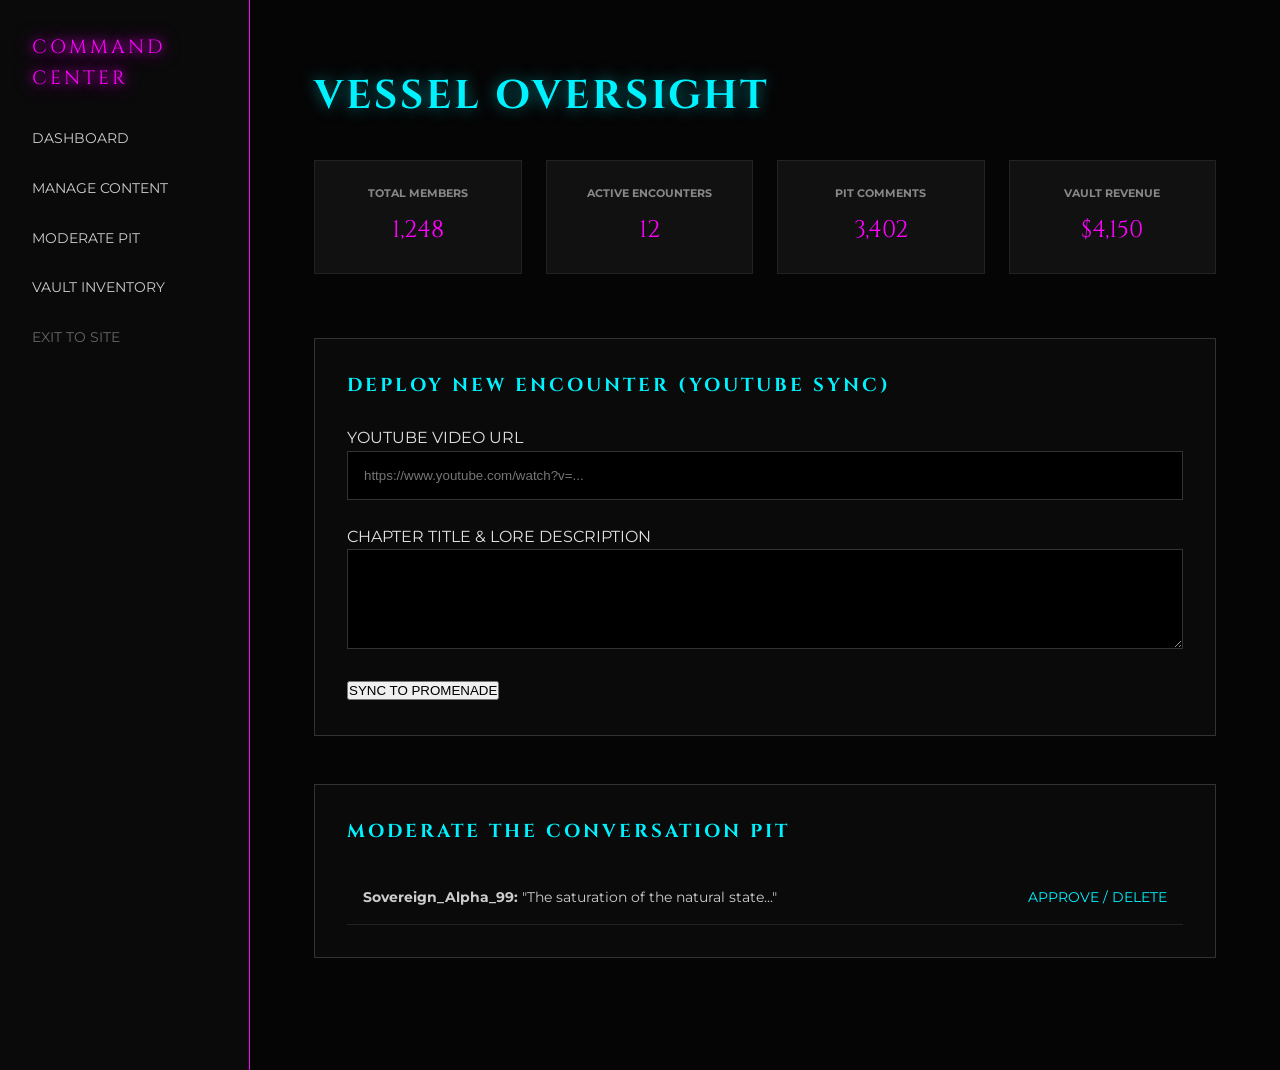
<file: admin.html>
<!DOCTYPE html>
<html lang="en">
<head>
    <meta charset="UTF-8">
    <meta name="viewport" content="width=device-width, initial-scale=1.0">
    <title>Admin Command | The Filth Factor</title>
    <link rel="stylesheet" href="style.css">
    <link href="https://fonts.googleapis.com/css2?family=Cinzel:wght@400;700&family=Montserrat:wght@300;400;700&display=swap" rel="stylesheet">
    <style>
        .admin-wrapper {
            display: grid;
            grid-template-columns: 250px 1fr;
            min-height: 100vh;
            background: #050505;
        }
        .admin-sidebar {
            background: #0a0a0a;
            border-right: 1px solid #ff00ff;
            padding: 2rem;
        }
        .admin-nav-list {
            list-style: none;
            margin-top: 2rem;
        }
        .admin-nav-list li {
            margin-bottom: 1.5rem;
        }
        .admin-nav-list a {
            color: #ccc;
            text-decoration: none;
            font-size: 0.9rem;
            text-transform: uppercase;
        }
        .admin-nav-list a:hover {
            color: #00f2ff;
        }
        .admin-main {
            padding: 4rem;
        }
        .stats-grid {
            display: grid;
            grid-template-columns: repeat(4, 1fr);
            gap: 1.5rem;
            margin-bottom: 4rem;
        }
        .stat-card {
            background: #111;
            padding: 1.5rem;
            border: 1px solid #222;
            text-align: center;
        }
        .stat-card h4 { font-size: 0.7rem; color: #888; margin-bottom: 0.5rem; }
        .stat-card p { font-size: 1.5rem; color: #ff00ff; font-family: 'Cinzel', serif; }

        .form-section {
            background: #0a0a0a;
            padding: 2rem;
            border: 1px solid #333;
            margin-bottom: 3rem;
        }
        .form-section h3 { color: #00f2ff; margin-bottom: 1.5rem; }
    </style>
</head>
<body>

    <div class="admin-wrapper">
        <aside class="admin-sidebar">
            <div class="logo" style="font-size: 1.2rem;">COMMAND CENTER</div>
            <ul class="admin-nav-list">
                <li><a href="#">Dashboard</a></li>
                <li><a href="#">Manage Content</a></li>
                <li><a href="#">Moderate Pit</a></li>
                <li><a href="#">Vault Inventory</a></li>
                <li><a href="index.html" style="color: #666;">Exit to Site</a></li>
            </ul>
        </aside>

        <main class="admin-main">
            <h2 class="section-title" style="text-align: left; margin-bottom: 2rem;">Vessel Oversight</h2>

            <div class="stats-grid">
                <div class="stat-card"><h4>TOTAL MEMBERS</h4><p>1,248</p></div>
                <div class="stat-card"><h4>ACTIVE ENCOUNTERS</h4><p>12</p></div>
                <div class="stat-card"><h4>PIT COMMENTS</h4><p>3,402</p></div>
                <div class="stat-card"><h4>VAULT REVENUE</h4><p>$4,150</p></div>
            </div>

            <section class="form-section">
                <h3>Deploy New Encounter (YouTube Sync)</h3>
                <div class="input-group">
                    <label>YOUTUBE VIDEO URL</label>
                    <input type="text" placeholder="https://www.youtube.com/watch?v=..." style="width: 100%; padding: 1rem; background: #000; border: 1px solid #333; color: #fff;">
                </div>
                <div class="input-group" style="margin-top: 1.5rem;">
                    <label>CHAPTER TITLE & LORE DESCRIPTION</label>
                    <textarea style="width: 100%; height: 100px; background: #000; border: 1px solid #333; color: #fff; padding: 1rem;"></textarea>
                </div>
                <button class="auth-btn" style="margin-top: 1.5rem;">SYNC TO PROMENADE</button>
            </section>

            <section class="form-section">
                <h3>Moderate The Conversation Pit</h3>
                <div style="font-size: 0.85rem; color: #ccc;">
                    <div style="padding: 1rem; border-bottom: 1px solid #222; display: flex; justify-content: space-between;">
                        <span><strong>Sovereign_Alpha_99:</strong> "The saturation of the natural state..."</span>
                        <span style="color: #00f2ff; cursor: pointer;">APPROVE / DELETE</span>
                    </div>
                </div>
            </section>
        </main>
    </div>

</body>
</html>
</file>
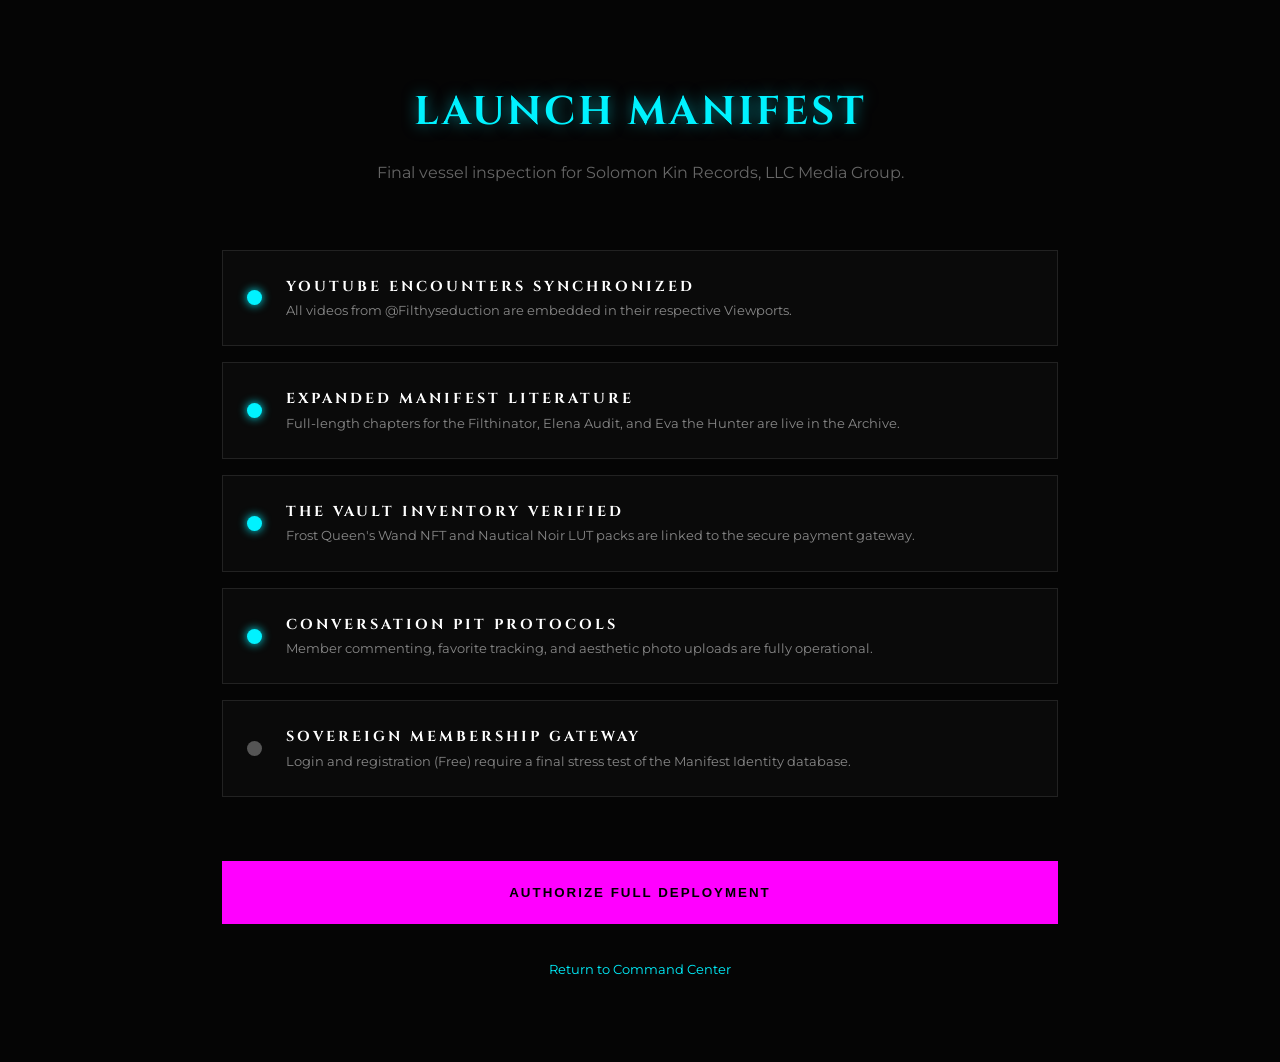
<file: checklist.html>
<!DOCTYPE html>
<html lang="en">
<head>
    <meta charset="UTF-8">
    <meta name="viewport" content="width=device-width, initial-scale=1.0">
    <title>Launch Manifest | S.S. Seduction Internal</title>
    <link rel="stylesheet" href="style.css">
    <link href="https://fonts.googleapis.com/css2?family=Cinzel:wght@400;700&family=Montserrat:wght@300;400;700&display=swap" rel="stylesheet">
    <style>
        .checklist-vault {
            max-width: 900px;
            margin: 0 auto;
            padding: 5rem 2rem;
            background: #050505;
        }
        .check-item {
            background: #0a0a0a;
            border: 1px solid #222;
            padding: 1.5rem;
            margin-bottom: 1rem;
            display: flex;
            align-items: center;
            gap: 1.5rem;
            transition: 0.3s;
        }
        .check-item:hover {
            border-color: #ff00ff;
        }
        .status-dot {
            width: 15px;
            height: 15px;
            border-radius: 50%;
            background: #555; /* Default: Pending */
        }
        .status-ready { background: #00f2ff; box-shadow: 0 0 10px #00f2ff; }
        .check-text h3 { font-size: 0.9rem; color: #fff; margin-bottom: 0.2rem; }
        .check-text p { font-size: 0.8rem; color: #888; }
        .launch-btn {
            width: 100%;
            margin-top: 3rem;
            padding: 1.5rem;
            background: #ff00ff;
            color: #000;
            font-weight: bold;
            border: none;
            cursor: pointer;
            text-transform: uppercase;
            letter-spacing: 2px;
        }
    </style>
</head>
<body>

    <div class="checklist-vault">
        <h2 class="section-title">Launch Manifest</h2>
        <p style="text-align: center; color: #666; margin-top: -2rem; margin-bottom: 4rem;">
            Final vessel inspection for Solomon Kin Records, LLC Media Group.
        </p>

        <div class="check-item">
            <div class="status-dot status-ready"></div>
            <div class="check-text">
                <h3>YouTube Encounters Synchronized</h3>
                <p>All videos from @Filthyseduction are embedded in their respective Viewports.</p>
            </div>
        </div>

        <div class="check-item">
            <div class="status-dot status-ready"></div>
            <div class="check-text">
                <h3>Expanded Manifest Literature</h3>
                <p>Full-length chapters for the Filthinator, Elena Audit, and Eva the Hunter are live in the Archive.</p>
            </div>
        </div>

        <div class="check-item">
            <div class="status-dot status-ready"></div>
            <div class="check-text">
                <h3>The Vault Inventory Verified</h3>
                <p>Frost Queen's Wand NFT and Nautical Noir LUT packs are linked to the secure payment gateway.</p>
            </div>
        </div>

        <div class="check-item">
            <div class="status-dot status-ready"></div>
            <div class="check-text">
                <h3>Conversation Pit Protocols</h3>
                <p>Member commenting, favorite tracking, and aesthetic photo uploads are fully operational.</p>
            </div>
        </div>

        <div class="check-item">
            <div class="status-dot"></div>
            <div class="check-text">
                <h3>Sovereign Membership Gateway</h3>
                <p>Login and registration (Free) require a final stress test of the Manifest Identity database.</p>
            </div>
        </div>

        <button class="launch-btn">Authorize Full Deployment</button>
        
        <div style="text-align: center; margin-top: 2rem;">
            <a href="admin.html" style="color: #00f2ff; text-decoration: none; font-size: 0.8rem;">Return to Command Center</a>
        </div>
    </div>

</body>
</html>
</file>
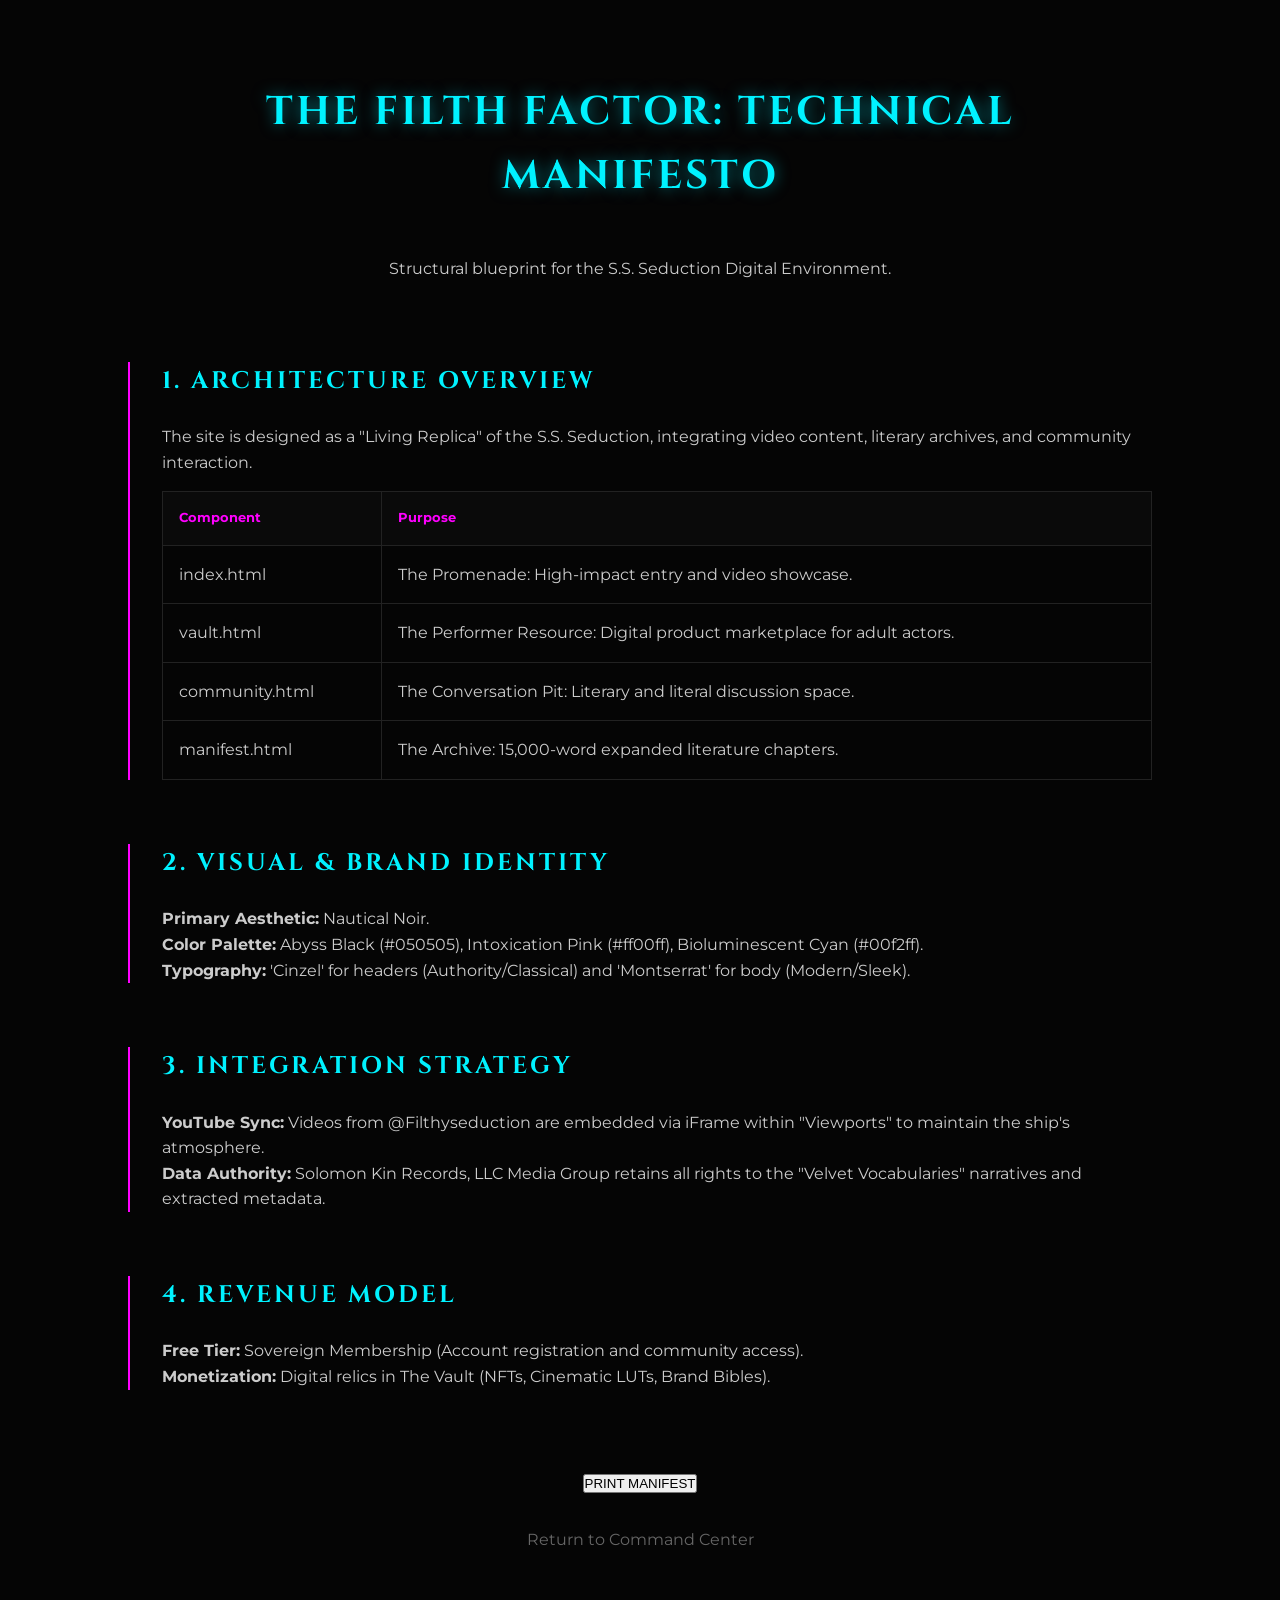
<file: documentation.html>
<!DOCTYPE html>
<html lang="en">
<head>
    <meta charset="UTF-8">
    <meta name="viewport" content="width=device-width, initial-scale=1.0">
    <title>Project Documentation | The Filth Factor</title>
    <link rel="stylesheet" href="style.css">
    <link href="https://fonts.googleapis.com/css2?family=Cinzel:wght@400;700&family=Montserrat:wght@300;400;700&display=swap" rel="stylesheet">
    <style>
        .doc-body {
            background: #050505;
            padding: 5rem 10%;
            color: #ccc;
        }
        .doc-section {
            margin-bottom: 4rem;
            border-left: 2px solid #ff00ff;
            padding-left: 2rem;
        }
        .doc-section h2 { color: #00f2ff; margin-bottom: 1.5rem; }
        .tech-table {
            width: 100%;
            border-collapse: collapse;
            margin-top: 1rem;
        }
        .tech-table td, .tech-table th {
            padding: 1rem;
            border: 1px solid #222;
            text-align: left;
        }
        .tech-table th { background: #0a0a0a; color: #ff00ff; font-size: 0.8rem; }
    </style>
</head>
<body>

    <div class="doc-body">
        <h1 class="section-title">The Filth Factor: Technical Manifesto</h1>
        <p style="text-align: center; margin-bottom: 5rem;">Structural blueprint for the S.S. Seduction Digital Environment.</p>

        <section class="doc-section">
            <h2>1. Architecture Overview</h2>
            <p>The site is designed as a "Living Replica" of the S.S. Seduction, integrating video content, literary archives, and community interaction.</p>
            <table class="tech-table">
                <tr><th>Component</th><th>Purpose</th></tr>
                <tr><td>index.html</td><td>The Promenade: High-impact entry and video showcase.</td></tr>
                <tr><td>vault.html</td><td>The Performer Resource: Digital product marketplace for adult actors.</td></tr>
                <tr><td>community.html</td><td>The Conversation Pit: Literary and literal discussion space.</td></tr>
                <tr><td>manifest.html</td><td>The Archive: 15,000-word expanded literature chapters.</td></tr>
            </table>
        </section>

        <section class="doc-section">
            <h2>2. Visual & Brand Identity</h2>
            <p><strong>Primary Aesthetic:</strong> Nautical Noir.</p>
            <p><strong>Color Palette:</strong> 
                Abyss Black (#050505), 
                Intoxication Pink (#ff00ff), 
                Bioluminescent Cyan (#00f2ff).
            </p>
            <p><strong>Typography:</strong> 'Cinzel' for headers (Authority/Classical) and 'Montserrat' for body (Modern/Sleek).</p>
        </section>

        <section class="doc-section">
            <h2>3. Integration Strategy</h2>
            <p><strong>YouTube Sync:</strong> Videos from @Filthyseduction are embedded via iFrame within "Viewports" to maintain the ship's atmosphere.</p>
            <p><strong>Data Authority:</strong> Solomon Kin Records, LLC Media Group retains all rights to the "Velvet Vocabularies" narratives and extracted metadata.</p>
        </section>

        <section class="doc-section">
            <h2>4. Revenue Model</h2>
            <p><strong>Free Tier:</strong> Sovereign Membership (Account registration and community access).</p>
            <p><strong>Monetization:</strong> Digital relics in The Vault (NFTs, Cinematic LUTs, Brand Bibles).</p>
        </section>

        <div style="margin-top: 5rem; text-align: center;">
            <button class="auth-btn" onclick="window.print()">PRINT MANIFEST</button>
            <p style="margin-top: 2rem;"><a href="admin.html" style="color: #666; text-decoration: none;">Return to Command Center</a></p>
        </div>
    </div>

</body>
</html>
</file>
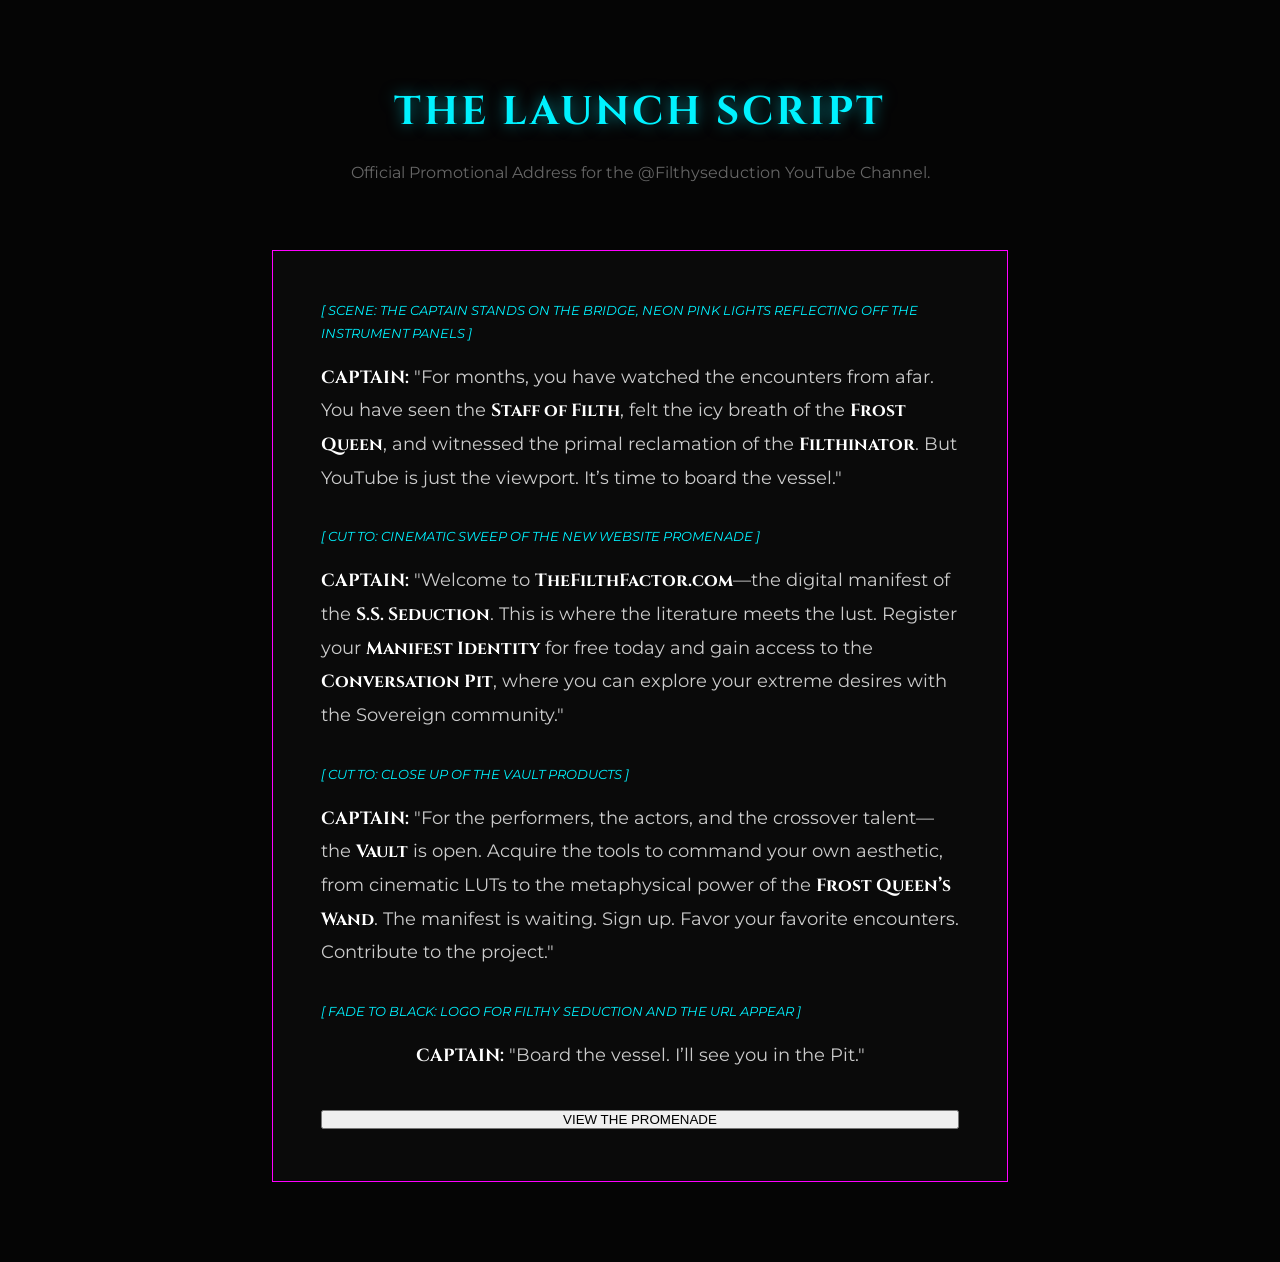
<file: launch-script.html>
<!DOCTYPE html>
<html lang="en">
<head>
    <meta charset="UTF-8">
    <meta name="viewport" content="width=device-width, initial-scale=1.0">
    <title>Launch Script | The Captain's Address</title>
    <link rel="stylesheet" href="style.css">
    <link href="https://fonts.googleapis.com/css2?family=Cinzel:wght@400;700&family=Montserrat:wght@300;400;700&display=swap" rel="stylesheet">
    <style>
        .script-container {
            max-width: 800px;
            margin: 0 auto;
            padding: 5rem 2rem;
            background: #050505;
        }
        .script-box {
            background: #0a0a0a;
            border: 1px solid #ff00ff;
            padding: 3rem;
            color: #ccc;
            line-height: 1.8;
            position: relative;
        }
        .direction {
            color: #00f2ff;
            font-style: italic;
            font-size: 0.8rem;
            margin-bottom: 1rem;
            display: block;
            text-transform: uppercase;
        }
        .dialogue {
            font-size: 1.1rem;
            margin-bottom: 2rem;
        }
        .dialogue strong {
            color: #fff;
            font-family: 'Cinzel', serif;
        }
    </style>
</head>
<body>

    <div class="script-container">
        <h2 class="section-title">The Launch Script</h2>
        <p style="text-align: center; color: #666; margin-top: -2rem; margin-bottom: 4rem;">
            Official Promotional Address for the @Filthyseduction YouTube Channel.
        </p>

        <div class="script-box">
            <span class="direction">[ SCENE: THE CAPTAIN STANDS ON THE BRIDGE, NEON PINK LIGHTS REFLECTING OFF THE INSTRUMENT PANELS ]</span>
            
            <p class="dialogue">
                <strong>CAPTAIN:</strong> "For months, you have watched the encounters from afar. You have seen the 
                <strong>Staff of Filth</strong>, felt the icy breath of the <strong>Frost Queen</strong>, and 
                witnessed the primal reclamation of the <strong>Filthinator</strong>. But YouTube 
                is just the viewport. It’s time to board the vessel."
            </p>

            <span class="direction">[ CUT TO: CINEMATIC SWEEP OF THE NEW WEBSITE PROMENADE ]</span>

            <p class="dialogue">
                <strong>CAPTAIN:</strong> "Welcome to <strong>TheFilthFactor.com</strong>—the digital manifest of the 
                <strong>S.S. Seduction</strong>. This is where the literature meets the lust. 
                Register your <strong>Manifest Identity</strong> for free today and gain access to the 
                <strong>Conversation Pit</strong>, where you can explore your extreme desires with the 
                Sovereign community."
            </p>

            <span class="direction">[ CUT TO: CLOSE UP OF THE VAULT PRODUCTS ]</span>

            <p class="dialogue">
                <strong>CAPTAIN:</strong> "For the performers, the actors, and the crossover talent—the 
                <strong>Vault</strong> is open. Acquire the tools to command your own aesthetic, from 
                cinematic LUTs to the metaphysical power of the <strong>Frost Queen’s Wand</strong>. 
                The manifest is waiting. Sign up. Favor your favorite encounters. Contribute to the project."
            </p>

            <span class="direction">[ FADE TO BLACK: LOGO FOR FILTHY SEDUCTION AND THE URL APPEAR ]</span>

            <p class="dialogue" style="text-align: center;">
                <strong>CAPTAIN:</strong> "Board the vessel. I’ll see you in the Pit."
            </p>

            <button class="auth-btn" style="width: 100%;" onclick="window.location.href='index.html'">VIEW THE PROMENADE</button>
        </div>
    </div>

</body>
</html>
</file>
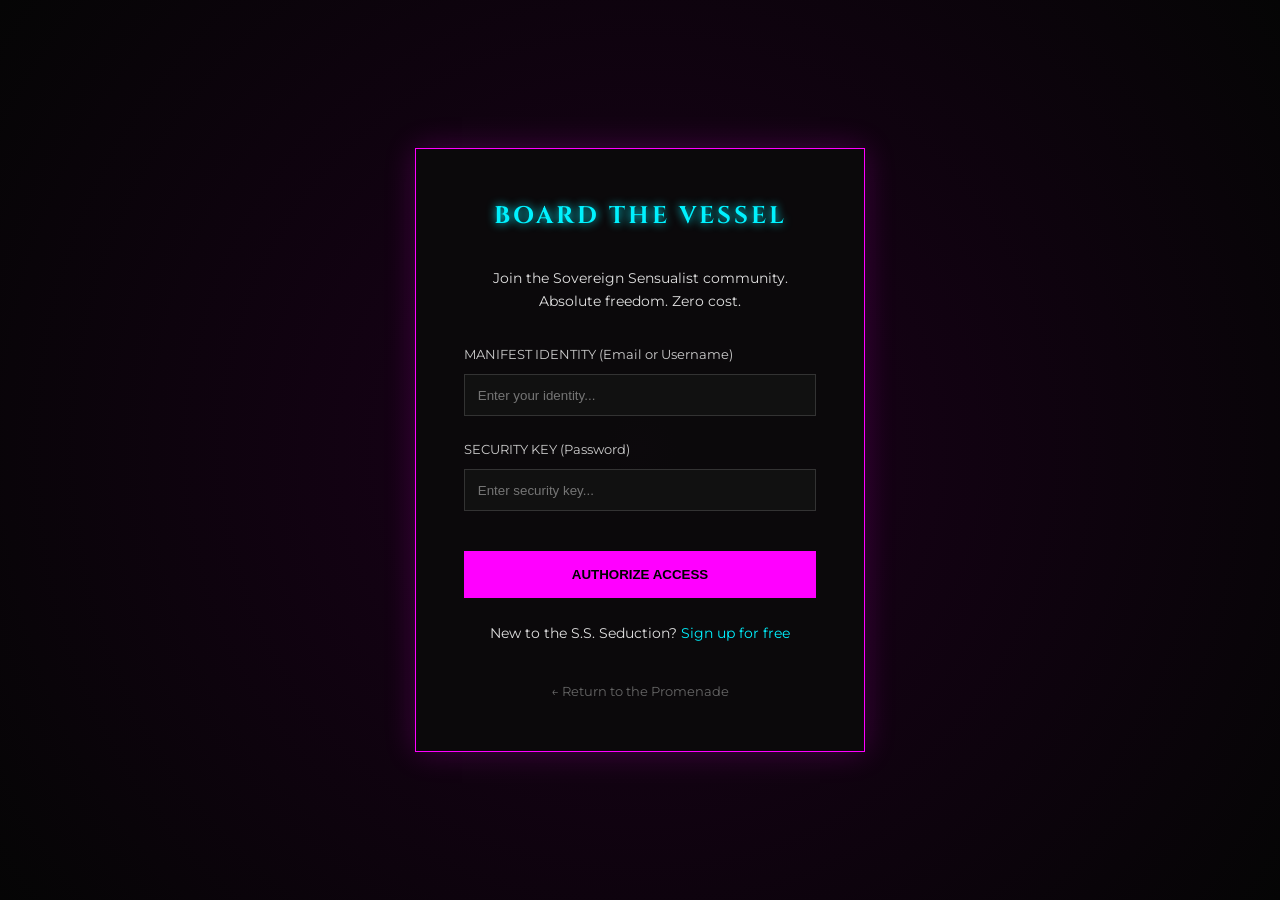
<file: login.html>
<!DOCTYPE html>
<html lang="en">
<head>
    <meta charset="UTF-8">
    <meta name="viewport" content="width=device-width, initial-scale=1.0">
    <title>Sovereign Login | The Filth Factor</title>
    <link rel="stylesheet" href="style.css">
    <link href="https://fonts.googleapis.com/css2?family=Cinzel:wght@400;700&family=Montserrat:wght@300;400;700&display=swap" rel="stylesheet">
    <style>
        /* Custom styles for the login portal to maintain the "Vault" aesthetic */
        .login-container {
            height: 100vh;
            display: flex;
            justify-content: center;
            align-items: center;
            background: radial-gradient(circle, #1a001a 0%, #050505 100%);
        }
        .login-box {
            background: rgba(10, 10, 10, 0.9);
            padding: 3rem;
            border: 1px solid #ff00ff;
            box-shadow: 0 0 30px rgba(255, 0, 255, 0.2);
            width: 100%;
            max-width: 450px;
            text-align: center;
        }
        .login-box h2 {
            color: #00f2ff;
            margin-bottom: 2rem;
            text-shadow: 0 0 10px #00f2ff;
        }
        .input-group {
            margin-bottom: 1.5rem;
            text-align: left;
        }
        .input-group label {
            display: block;
            margin-bottom: 0.5rem;
            font-size: 0.8rem;
            color: #ccc;
        }
        .input-group input {
            width: 100%;
            padding: 0.8rem;
            background: #111;
            border: 1px solid #333;
            color: #fff;
            outline: none;
        }
        .input-group input:focus {
            border-color: #00f2ff;
        }
        .auth-btn {
            width: 100%;
            padding: 1rem;
            background: #ff00ff;
            color: #000;
            border: none;
            font-weight: bold;
            text-transform: uppercase;
            cursor: pointer;
            margin-top: 1rem;
            transition: 0.3s;
        }
        .auth-btn:hover {
            box-shadow: 0 0 20px #ff00ff;
            transform: scale(1.02);
        }
        .toggle-auth {
            margin-top: 1.5rem;
            font-size: 0.9rem;
        }
        .toggle-auth a {
            color: #00f2ff;
            text-decoration: none;
        }
    </style>
</head>
<body>

    <div class="login-container">
        <div class="login-box">
            <h2>Board the Vessel</h2>
            <p style="margin-bottom: 2rem; font-size: 0.9rem;">Join the Sovereign Sensualist community. Absolute freedom. Zero cost.</p>
            
            <form id="login-form">
                <div class="input-group">
                    <label>MANIFEST IDENTITY (Email or Username)</label>
                    <input type="text" placeholder="Enter your identity..." required>
                </div>
                <div class="input-group">
                    <label>SECURITY KEY (Password)</label>
                    <input type="password" placeholder="Enter security key..." required>
                </div>
                
                <button type="submit" class="auth-btn">Authorize Access</button>
            </form>

            <div class="toggle-auth">
                New to the S.S. Seduction? <a href="#">Sign up for free</a>
            </div>
            
            <div style="margin-top: 2rem;">
                <a href="index.html" style="color: #666; font-size: 0.8rem; text-decoration: none;">← Return to the Promenade</a>
            </div>
        </div>
    </div>

</body>
</html>
</file>
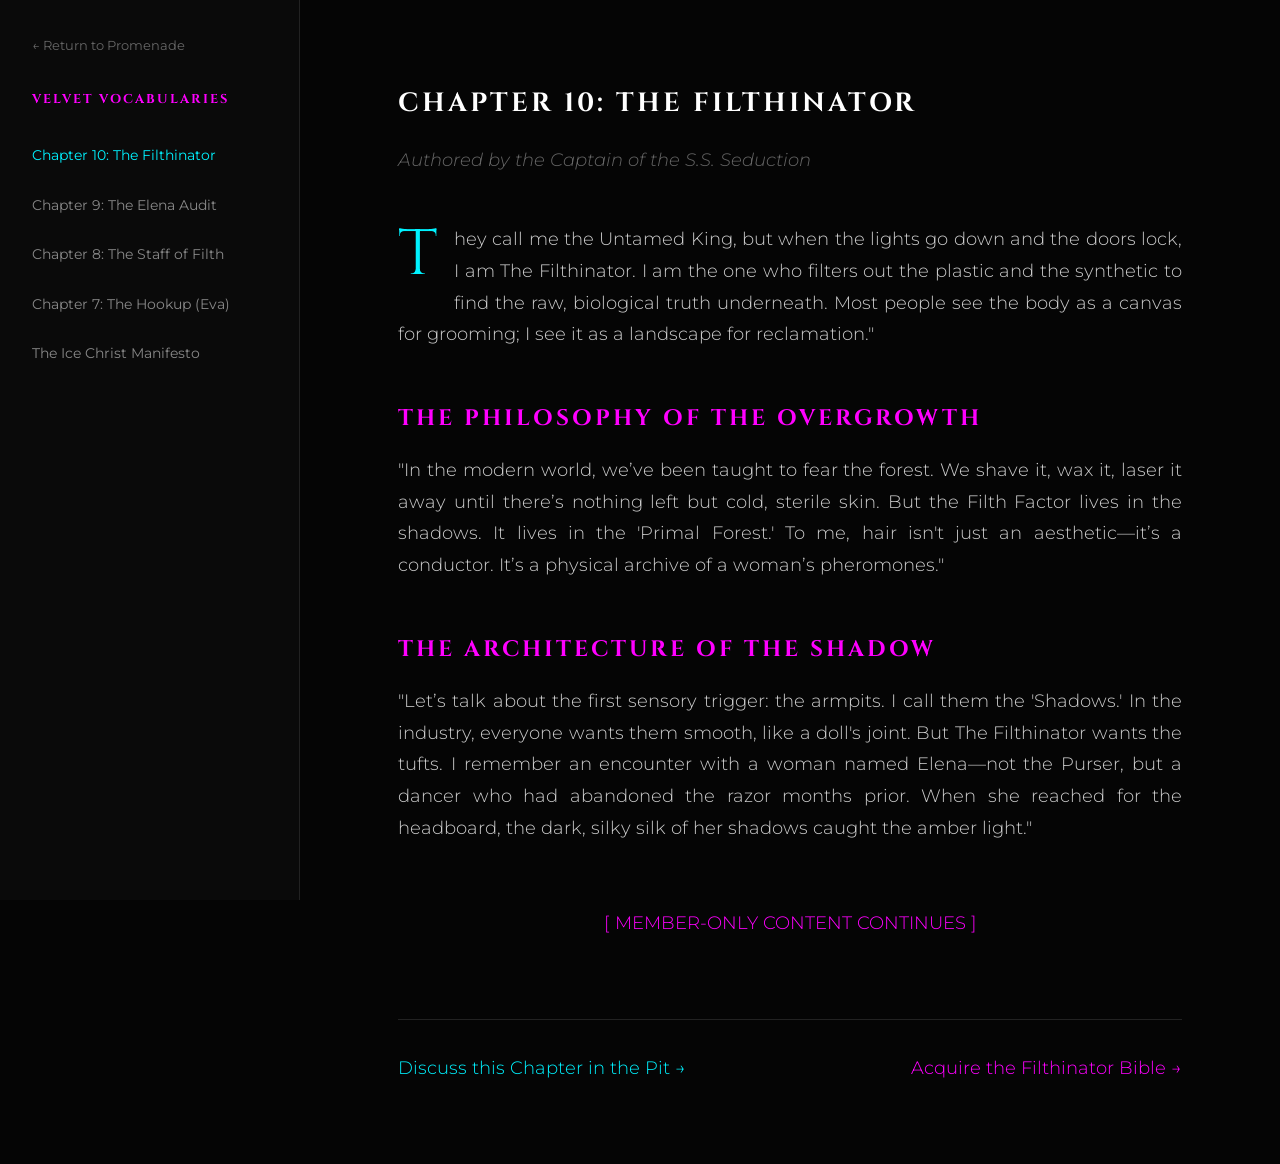
<file: manifest.html>
<!DOCTYPE html>
<html lang="en">
<head>
    <meta charset="UTF-8">
    <meta name="viewport" content="width=device-width, initial-scale=1.0">
    <title>The Manifest Archive | Velvet Vocabularies</title>
    <link rel="stylesheet" href="style.css">
    <link href="https://fonts.googleapis.com/css2?family=Cinzel:wght@400;700&family=Montserrat:wght@300;400;700&display=swap" rel="stylesheet">
    <style>
        .archive-layout {
            display: grid;
            grid-template-columns: 300px 1fr;
            min-height: 100vh;
            background: #050505;
        }
        /* Sidebar Navigation for Chapters */
        .archive-sidebar {
            background: #0a0a0a;
            border-right: 1px solid #222;
            padding: 2rem;
            position: sticky;
            top: 0;
            height: 100vh;
            overflow-y: auto;
        }
        .archive-sidebar h3 {
            font-size: 0.8rem;
            color: #ff00ff;
            margin-bottom: 2rem;
            letter-spacing: 2px;
        }
        .chapter-nav-list {
            list-style: none;
        }
        .chapter-nav-list li {
            margin-bottom: 1.5rem;
        }
        .chapter-nav-list a {
            color: #888;
            text-decoration: none;
            font-size: 0.9rem;
            transition: 0.3s;
        }
        .chapter-nav-list a:hover, .chapter-nav-list a.active {
            color: #00f2ff;
        }

        /* Main Reading Area */
        .reading-chamber {
            padding: 5rem 10%;
            max-width: 1000px;
            margin: 0 auto;
        }
        .manifest-text {
            font-family: 'Montserrat', sans-serif;
            font-weight: 300;
            line-height: 1.8;
            color: #ccc;
            font-size: 1.1rem;
            text-align: justify;
        }
        .manifest-text h1 {
            color: #fff;
            margin-bottom: 1rem;
        }
        .manifest-text h2 {
            color: #ff00ff;
            margin-top: 3rem;
            margin-bottom: 1rem;
            font-size: 1.4rem;
        }
        .dropcap {
            float: left;
            font-family: 'Cinzel', serif;
            font-size: 4rem;
            line-height: 1;
            padding-right: 1rem;
            color: #00f2ff;
        }
        .literature-footer {
            margin-top: 5rem;
            padding-top: 2rem;
            border-top: 1px solid #222;
            display: flex;
            justify-content: space-between;
        }
    </style>
</head>
<body>

    <div class="archive-layout">
        <aside class="archive-sidebar">
            <a href="index.html" style="color: #666; text-decoration: none; font-size: 0.8rem;">← Return to Promenade</a>
            <h3 style="margin-top: 2rem;">VELVET VOCABULARIES</h3>
            <ul class="chapter-nav-list">
                <li><a href="#" class="active">Chapter 10: The Filthinator</a></li>
                <li><a href="#">Chapter 9: The Elena Audit</a></li>
                <li><a href="#">Chapter 8: The Staff of Filth</a></li>
                <li><a href="#">Chapter 7: The Hookup (Eva)</a></li>
                <li><a href="#">The Ice Christ Manifesto</a></li>
            </ul>
        </aside>

        <main class="reading-chamber">
            <article class="manifest-text">
                <h1>Chapter 10: The Filthinator</h1>
                <p style="color: #666; font-style: italic; margin-bottom: 3rem;">Authored by the Captain of the S.S. Seduction</p>
                
                <p><span class="dropcap">T</span>hey call me the Untamed King, but when the lights go down and the doors lock, I am The Filthinator. I am the one who filters out the plastic and the synthetic to find the raw, biological truth underneath. Most people see the body as a canvas for grooming; I see it as a landscape for reclamation."</p>

                <h2>The Philosophy of the Overgrowth</h2>
                <p>"In the modern world, we’ve been taught to fear the forest. We shave it, wax it, laser it away until there’s nothing left but cold, sterile skin. But the Filth Factor lives in the shadows. It lives in the 'Primal Forest.' To me, hair isn't just an aesthetic—it’s a conductor. It’s a physical archive of a woman’s pheromones."</p>

                <h2>The Architecture of the Shadow</h2>
                <p>"Let’s talk about the first sensory trigger: the armpits. I call them the 'Shadows.' In the industry, everyone wants them smooth, like a doll's joint. But The Filthinator wants the tufts. I remember an encounter with a woman named Elena—not the Purser, but a dancer who had abandoned the razor months prior. When she reached for the headboard, the dark, silky silk of her shadows caught the amber light."</p>

                <p style="text-align: center; color: #ff00ff; margin-top: 4rem;">[ MEMBER-ONLY CONTENT CONTINUES ]</p>
                
                <footer class="literature-footer">
                    <a href="community.html" style="color: #00f2ff; text-decoration: none;">Discuss this Chapter in the Pit →</a>
                    <a href="vault.html" style="color: #ff00ff; text-decoration: none;">Acquire the Filthinator Bible →</a>
                </footer>
            </article>
        </main>
    </div>

</body>
</html>
</file>
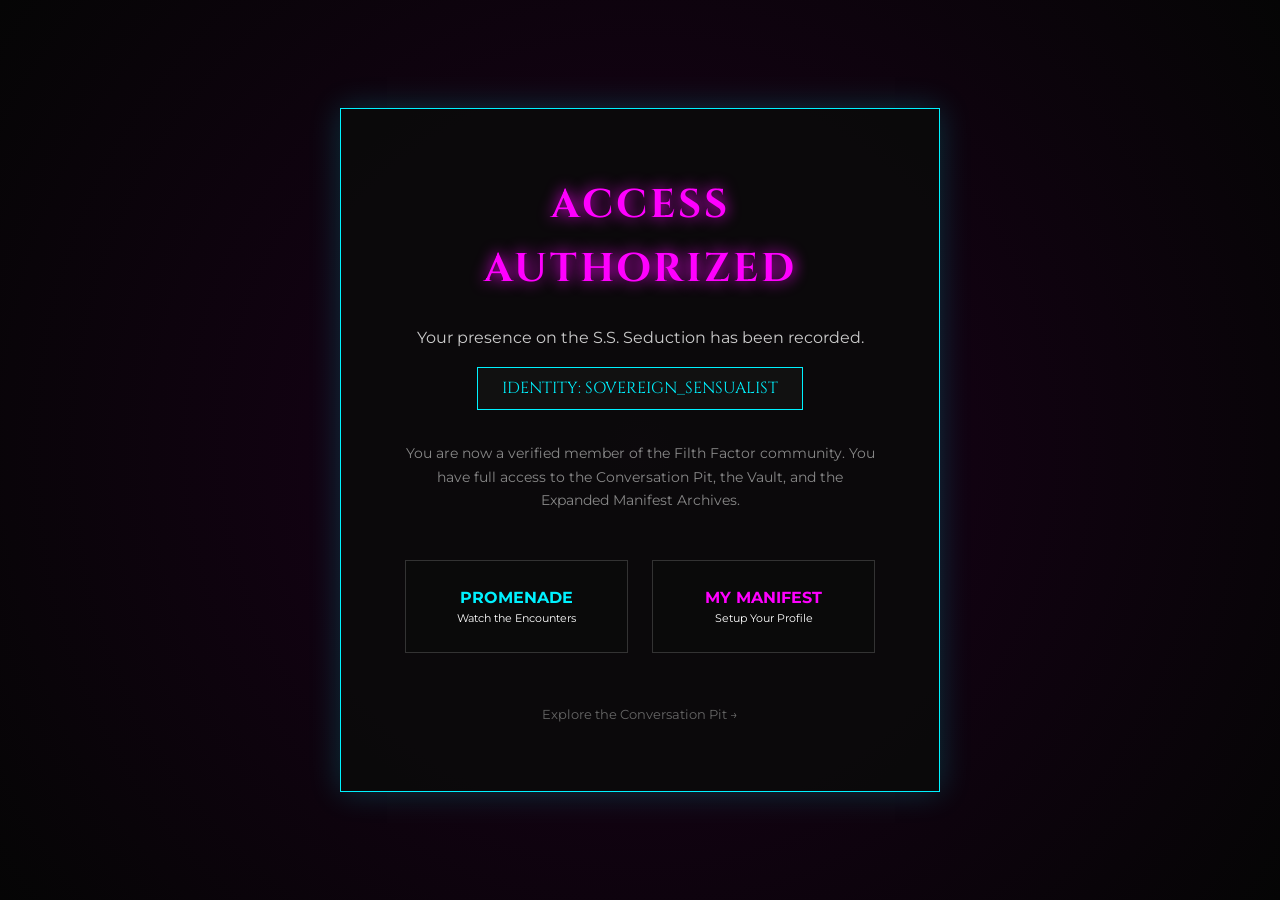
<file: success.html>
<!DOCTYPE html>
<html lang="en">
<head>
    <meta charset="UTF-8">
    <meta name="viewport" content="width=device-width, initial-scale=1.0">
    <title>Welcome Aboard | The Filth Factor</title>
    <link rel="stylesheet" href="style.css">
    <link href="https://fonts.googleapis.com/css2?family=Cinzel:wght@400;700&family=Montserrat:wght@300;400;700&display=swap" rel="stylesheet">
    <style>
        .success-chamber {
            height: 100vh;
            display: flex;
            justify-content: center;
            align-items: center;
            background: radial-gradient(circle, #1a001a 0%, #050505 100%);
            text-align: center;
            padding: 2rem;
        }
        .welcome-card {
            background: rgba(10, 10, 10, 0.9);
            padding: 4rem;
            border: 1px solid #00f2ff;
            box-shadow: 0 0 30px rgba(0, 242, 255, 0.2);
            max-width: 600px;
        }
        .welcome-card h1 {
            color: #ff00ff;
            font-size: 2.5rem;
            margin-bottom: 1.5rem;
            text-shadow: 0 0 15px #ff00ff;
        }
        .manifest-id {
            display: inline-block;
            padding: 0.5rem 1.5rem;
            background: #111;
            border: 1px solid #00f2ff;
            color: #00f2ff;
            font-family: 'Cinzel', serif;
            margin-bottom: 2rem;
        }
        .next-steps {
            display: grid;
            grid-template-columns: 1fr 1fr;
            gap: 1.5rem;
            margin-top: 3rem;
        }
        .step-link {
            text-decoration: none;
            color: #fff;
            padding: 1.5rem;
            background: #0a0a0a;
            border: 1px solid #333;
            transition: 0.3s;
        }
        .step-link:hover {
            border-color: #ff00ff;
            background: #111;
        }
    </style>
</head>
<body>

    <div class="success-chamber">
        <div class="welcome-card">
            <h1>Access Authorized</h1>
            <p style="color: #ccc; margin-bottom: 1rem;">Your presence on the S.S. Seduction has been recorded.</p>
            
            <div class="manifest-id">IDENTITY: SOVEREIGN_SENSUALIST</div>
            
            <p style="font-size: 0.9rem; color: #888;">
                You are now a verified member of the Filth Factor community. You have full access to the 
                Conversation Pit, the Vault, and the Expanded Manifest Archives.
            </p>

            <div class="next-steps">
                <a href="index.html" class="step-link">
                    <h4 style="color: #00f2ff;">PROMENADE</h4>
                    <p style="font-size: 0.7rem;">Watch the Encounters</p>
                </a>
                <a href="profile.html" class="step-link">
                    <h4 style="color: #ff00ff;">MY MANIFEST</h4>
                    <p style="font-size: 0.7rem;">Setup Your Profile</p>
                </a>
            </div>

            <div style="margin-top: 3rem;">
                <a href="community.html" style="color: #666; font-size: 0.8rem; text-decoration: none;">Explore the Conversation Pit →</a>
            </div>
        </div>
    </div>

</body>
</html>
</file>
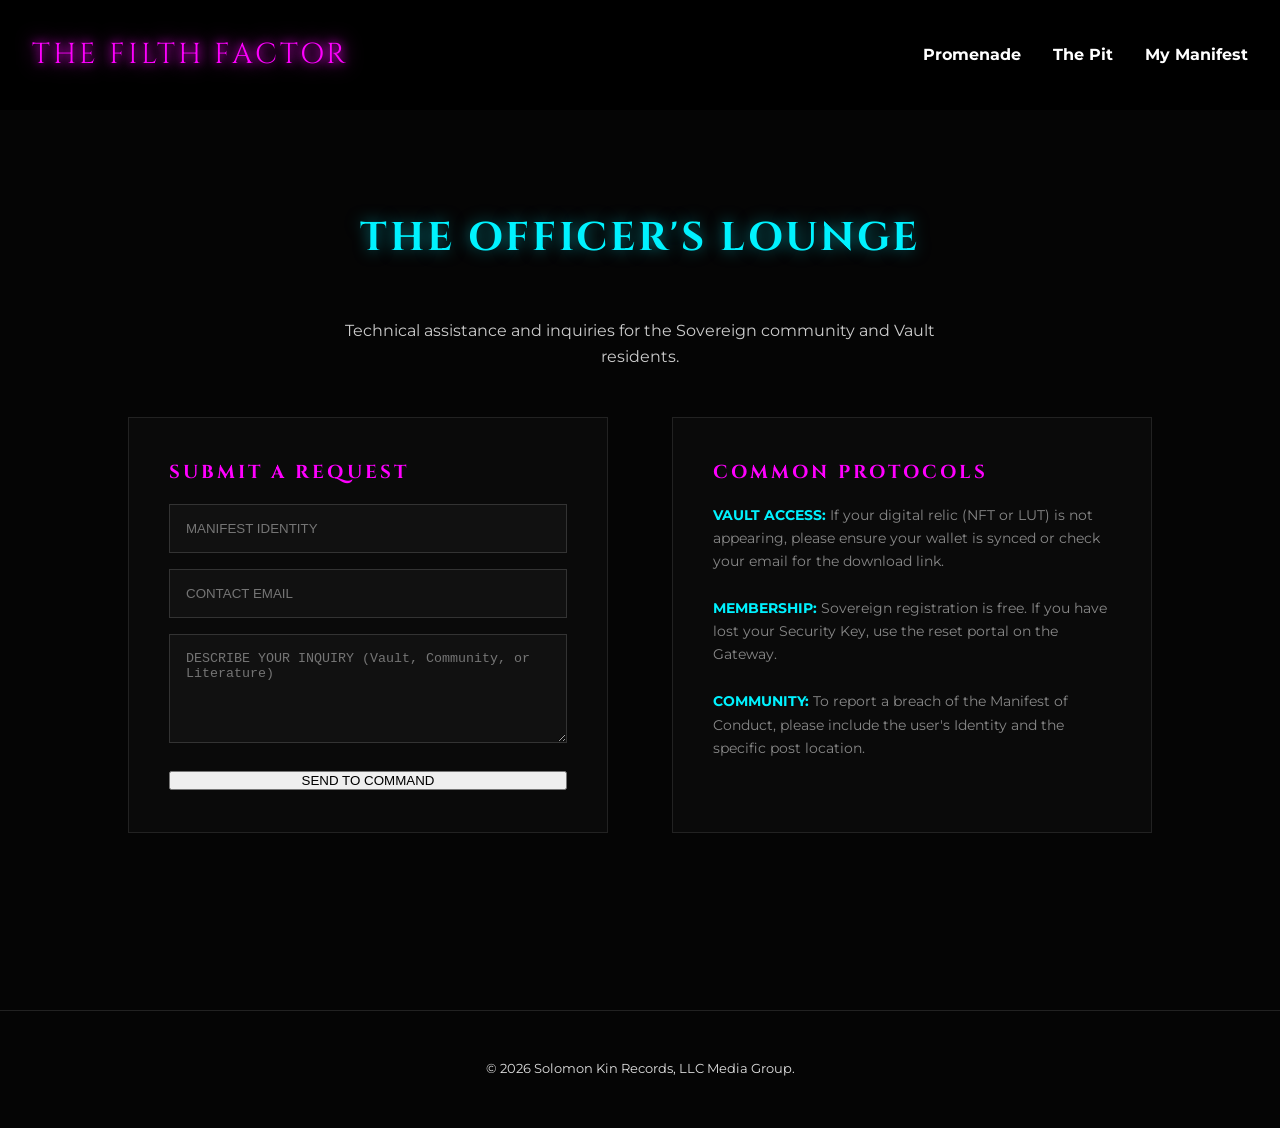
<file: support.html>
<!DOCTYPE html>
<html lang="en">
<head>
    <meta charset="UTF-8">
    <meta name="viewport" content="width=device-width, initial-scale=1.0">
    <title>Support | The Officer's Lounge</title>
    <link rel="stylesheet" href="style.css">
    <link href="https://fonts.googleapis.com/css2?family=Cinzel:wght@400;700&family=Montserrat:wght@300;400;700&display=swap" rel="stylesheet">
    <style>
        .support-chamber {
            padding: 6rem 10%;
            background: #050505;
            min-height: 100vh;
        }
        .support-grid {
            display: grid;
            grid-template-columns: 1fr 1fr;
            gap: 4rem;
            margin-top: 3rem;
        }
        .support-card {
            background: #0a0a0a;
            border: 1px solid #222;
            padding: 2.5rem;
            transition: 0.3s;
        }
        .support-card:hover {
            border-color: #00f2ff;
        }
        .support-card h3 {
            color: #ff00ff;
            margin-bottom: 1rem;
        }
        .contact-form input, .contact-form textarea {
            width: 100%;
            padding: 1rem;
            background: #111;
            border: 1px solid #333;
            color: #fff;
            margin-bottom: 1rem;
        }
        .contact-form input:focus {
            border-color: #00f2ff;
            outline: none;
        }
    </style>
</head>
<body>

    <nav class="main-nav" style="position: relative; background: #000;">
        <div class="logo">THE FILTH FACTOR</div>
        <ul class="nav-links">
            <li><a href="index.html">Promenade</a></li>
            <li><a href="community.html">The Pit</a></li>
            <li><a href="profile.html">My Manifest</a></li>
        </ul>
    </nav>

    <div class="support-chamber">
        <h2 class="section-title">The Officer's Lounge</h2>
        <p style="text-align: center; color: #ccc; max-width: 600px; margin: 0 auto;">
            Technical assistance and inquiries for the Sovereign community and Vault residents.
        </p>

        <div class="support-grid">
            <div class="support-card">
                <h3>Submit a Request</h3>
                <form class="contact-form">
                    <input type="text" placeholder="MANIFEST IDENTITY" required>
                    <input type="email" placeholder="CONTACT EMAIL" required>
                    <textarea rows="5" placeholder="DESCRIBE YOUR INQUIRY (Vault, Community, or Literature)"></textarea>
                    <button type="submit" class="auth-btn" style="width: 100%;">SEND TO COMMAND</button>
                </form>
            </div>

            <div class="support-card">
                <h3>Common Protocols</h3>
                <div style="font-size: 0.9rem; color: #888;">
                    <p style="margin-bottom: 1.5rem;">
                        <strong style="color: #00f2ff;">VAULT ACCESS:</strong> If your digital relic (NFT or LUT) is not appearing, please ensure your wallet is synced or check your email for the download link.
                    </p>
                    <p style="margin-bottom: 1.5rem;">
                        <strong style="color: #00f2ff;">MEMBERSHIP:</strong> Sovereign registration is free. If you have lost your Security Key, use the reset portal on the Gateway.
                    </p>
                    <p>
                        <strong style="color: #00f2ff;">COMMUNITY:</strong> To report a breach of the Manifest of Conduct, please include the user's Identity and the specific post location.
                    </p>
                </div>
            </div>
        </div>
    </div>

    <footer class="site-footer">
        <p>&copy; 2026 Solomon Kin Records, LLC Media Group.</p>
    </footer>

</body>
</html>
</file>
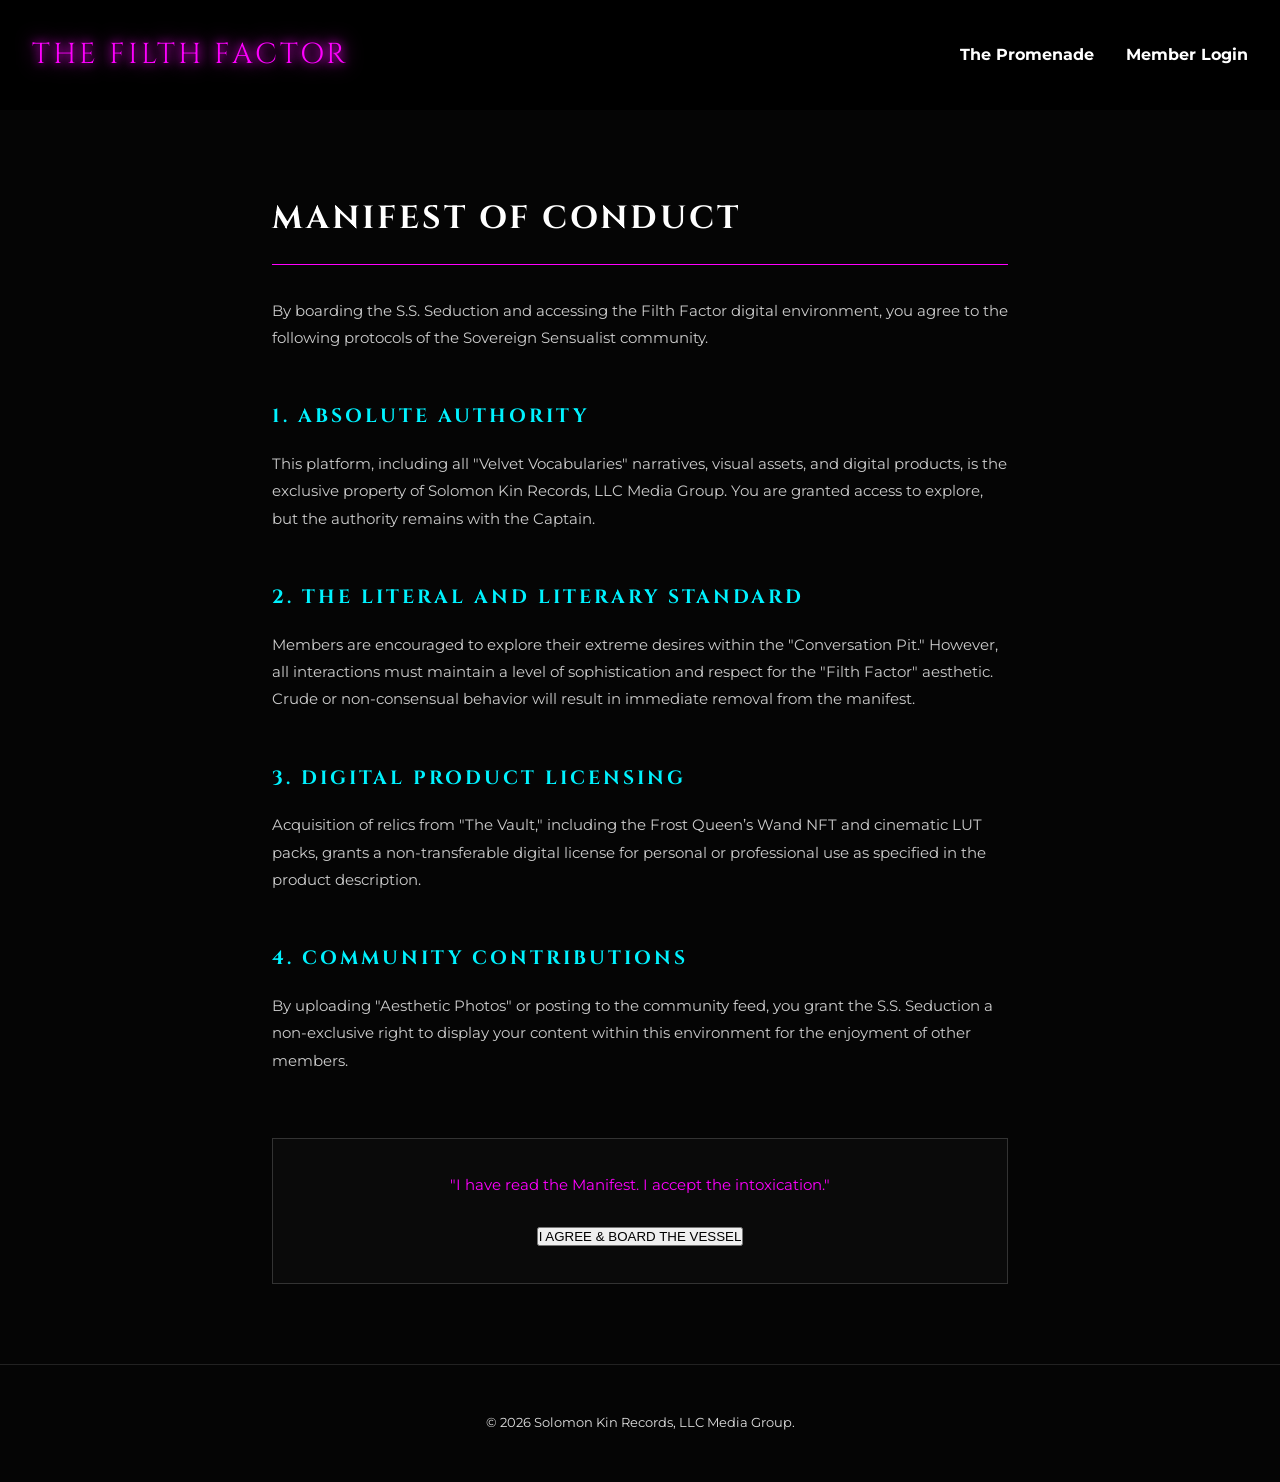
<file: terms.html>
<!DOCTYPE html>
<html lang="en">
<head>
    <meta charset="UTF-8">
    <meta name="viewport" content="width=device-width, initial-scale=1.0">
    <title>Manifest of Conduct | The Filth Factor</title>
    <link rel="stylesheet" href="style.css">
    <link href="https://fonts.googleapis.com/css2?family=Cinzel:wght@400;700&family=Montserrat:wght@300;400;700&display=swap" rel="stylesheet">
    <style>
        .legal-chamber {
            max-width: 800px;
            margin: 0 auto;
            padding: 5rem 2rem;
            background: #050505;
            color: #ccc;
            line-height: 1.8;
        }
        .legal-chamber h1 { color: #fff; margin-bottom: 2rem; border-bottom: 1px solid #ff00ff; padding-bottom: 1rem; }
        .legal-chamber h2 { color: #00f2ff; margin-top: 3rem; margin-bottom: 1rem; font-size: 1.2rem; }
        .legal-chamber p { margin-bottom: 1.5rem; font-size: 0.95rem; }
        .agreement-box {
            background: #0a0a0a;
            border: 1px solid #333;
            padding: 2rem;
            margin-top: 4rem;
            text-align: center;
        }
    </style>
</head>
<body>

    <nav class="main-nav" style="position: relative; background: #000;">
        <div class="logo">THE FILTH FACTOR</div>
        <ul class="nav-links">
            <li><a href="index.html">The Promenade</a></li>
            <li><a href="login.html">Member Login</a></li>
        </ul>
    </nav>

    <div class="legal-chamber">
        <h1>Manifest of Conduct</h1>
        <p>By boarding the S.S. Seduction and accessing the Filth Factor digital environment, you agree to the following protocols of the Sovereign Sensualist community.</p>

        <h2>1. Absolute Authority</h2>
        <p>This platform, including all "Velvet Vocabularies" narratives, visual assets, and digital products, is the exclusive property of Solomon Kin Records, LLC Media Group. You are granted access to explore, but the authority remains with the Captain.</p>

        <h2>2. The Literal and Literary Standard</h2>
        <p>Members are encouraged to explore their extreme desires within the "Conversation Pit." However, all interactions must maintain a level of sophistication and respect for the "Filth Factor" aesthetic. Crude or non-consensual behavior will result in immediate removal from the manifest.</p>

        <h2>3. Digital Product Licensing</h2>
        <p>Acquisition of relics from "The Vault," including the Frost Queen’s Wand NFT and cinematic LUT packs, grants a non-transferable digital license for personal or professional use as specified in the product description.</p>

        <h2>4. Community Contributions</h2>
        <p>By uploading "Aesthetic Photos" or posting to the community feed, you grant the S.S. Seduction a non-exclusive right to display your content within this environment for the enjoyment of other members.</p>

        <div class="agreement-box">
            <p style="color: #ff00ff;">"I have read the Manifest. I accept the intoxication."</p>
            <button class="auth-btn" onclick="window.location.href='login.html'">I AGREE & BOARD THE VESSEL</button>
        </div>
    </div>

    <footer class="site-footer">
        <p>&copy; 2026 Solomon Kin Records, LLC Media Group.</p>
    </footer>

</body>
</html>
</file>
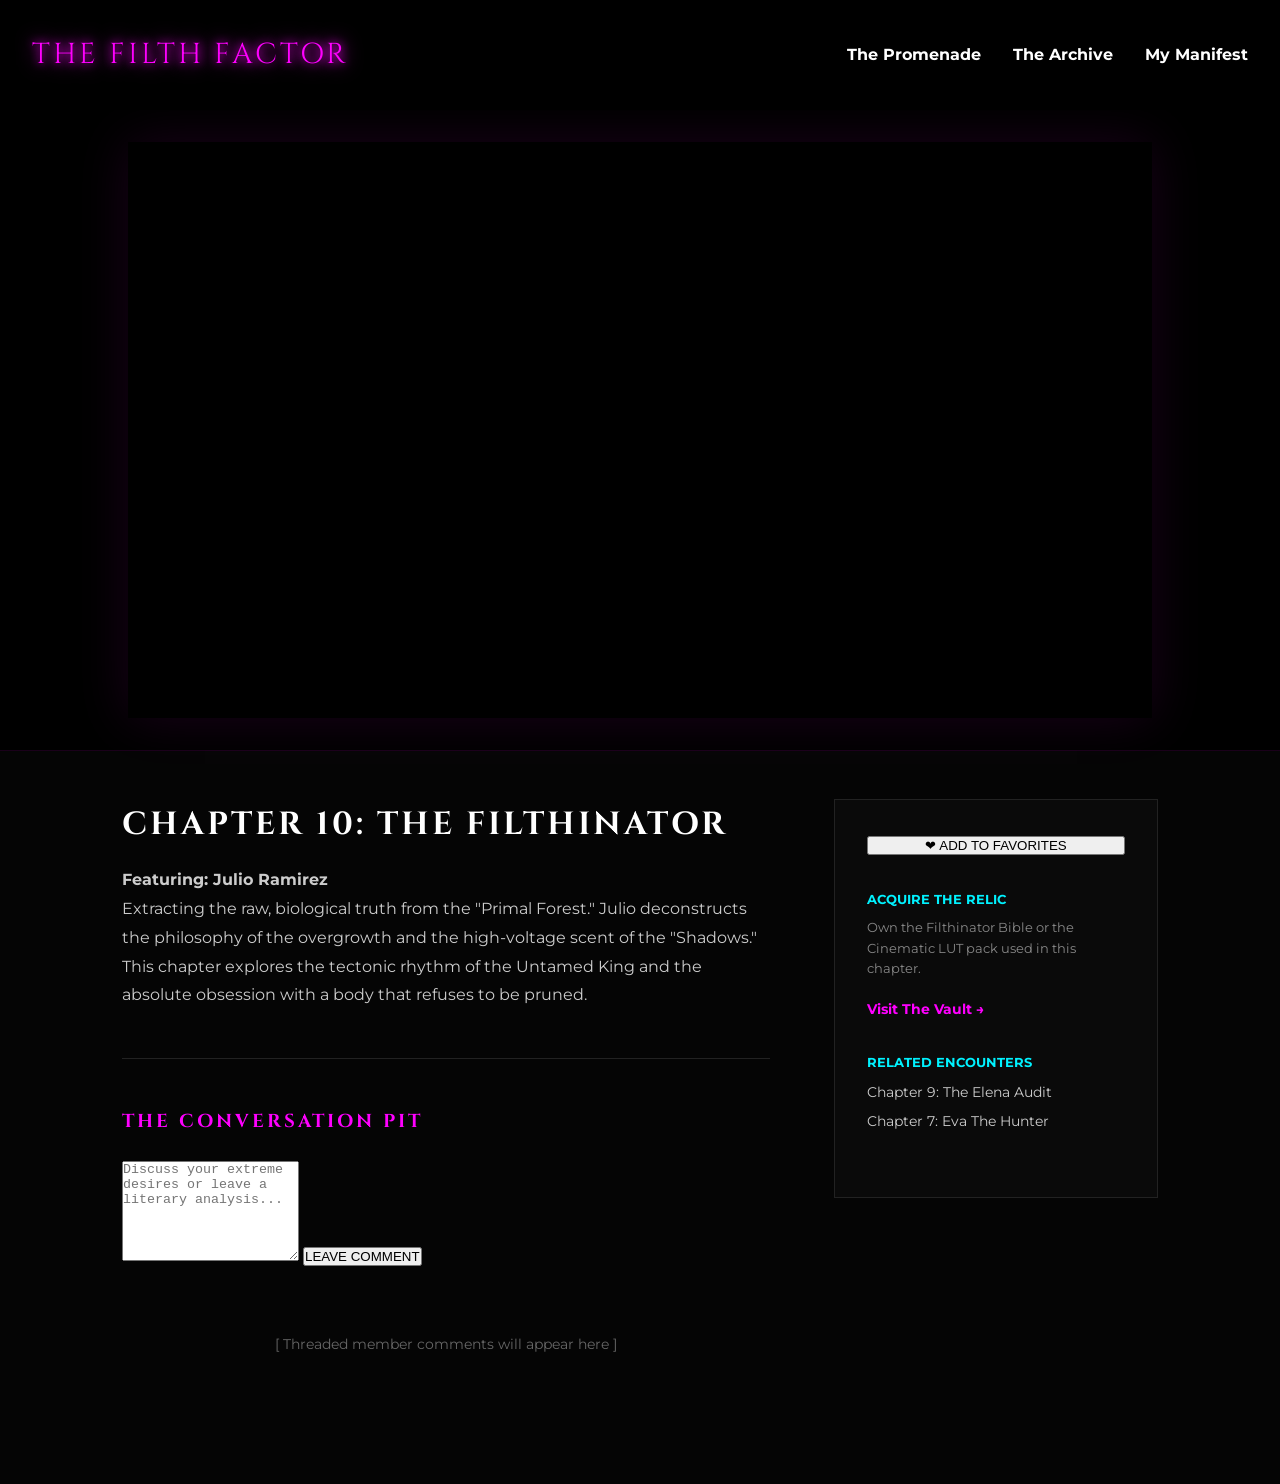
<file: video-view.html>
<!DOCTYPE html>
<html lang="en">
<head>
    <meta charset="UTF-8">
    <meta name="viewport" content="width=device-width, initial-scale=1.0">
    <title>Watching: Chapter 10 | The Filth Factor</title>
    <link rel="stylesheet" href="style.css">
    <link href="https://fonts.googleapis.com/css2?family=Cinzel:wght@400;700&family=Montserrat:wght@300;400;700&display=swap" rel="stylesheet">
    <style>
        .viewport-page {
            background: #050505;
            min-height: 100vh;
            padding-bottom: 5rem;
        }
        .video-theatre {
            width: 100%;
            background: #000;
            padding: 2rem 10%;
            border-bottom: 1px solid #1a001a;
        }
        .video-wrapper {
            position: relative;
            padding-bottom: 56.25%; /* 16:9 */
            height: 0;
            box-shadow: 0 0 50px rgba(255, 0, 255, 0.1);
        }
        .video-wrapper iframe {
            position: absolute;
            top: 0;
            left: 0;
            width: 100%;
            height: 100%;
        }
        .content-container {
            max-width: 1100px;
            margin: 0 auto;
            padding: 3rem 2rem;
            display: grid;
            grid-template-columns: 2fr 1fr;
            gap: 4rem;
        }
        .chapter-details h1 {
            color: #fff;
            margin-bottom: 1rem;
        }
        .chapter-description {
            color: #ccc;
            line-height: 1.8;
            margin-bottom: 2rem;
        }
        .sidebar-actions {
            background: #0a0a0a;
            padding: 2rem;
            border: 1px solid #222;
            height: fit-content;
        }
        .action-item {
            margin-bottom: 2rem;
        }
        .action-item h4 {
            font-size: 0.8rem;
            color: #00f2ff;
            margin-bottom: 0.5rem;
            text-transform: uppercase;
        }
    </style>
</head>
<body>

    <nav class="main-nav" style="position: relative; background: #000;">
        <div class="logo">THE FILTH FACTOR</div>
        <ul class="nav-links">
            <li><a href="index.html">The Promenade</a></li>
            <li><a href="manifest.html">The Archive</a></li>
            <li><a href="profile.html">My Manifest</a></li>
        </ul>
    </nav>

    <div class="viewport-page">
        <section class="video-theatre">
            <div class="video-wrapper">
                <iframe src="https://www.youtube.com/embed/VIDEO_ID" frameborder="0" allowfullscreen></iframe>
            </div>
        </section>

        <div class="content-container">
            <main class="chapter-details">
                <h1>Chapter 10: The Filthinator</h1>
                <div class="chapter-description">
                    <p><strong>Featuring: Julio Ramirez</strong></p>
                    <p>Extracting the raw, biological truth from the "Primal Forest." Julio deconstructs the philosophy of the overgrowth and the high-voltage scent of the "Shadows." This chapter explores the tectonic rhythm of the Untamed King and the absolute obsession with a body that refuses to be pruned.</p>
                </div>

                <hr style="border: 0; border-top: 1px solid #222; margin: 3rem 0;">

                <section class="comment-section">
                    <h3 style="color: #ff00ff; margin-bottom: 1.5rem;">The Conversation Pit</h3>
                    <textarea class="comment-box" style="height: 100px;" placeholder="Discuss your extreme desires or leave a literary analysis..."></textarea>
                    <button class="submit-post-btn">LEAVE COMMENT</button>
                    
                    <div style="margin-top: 4rem; color: #666; font-size: 0.9rem; text-align: center;">
                        [ Threaded member comments will appear here ]
                    </div>
                </section>
            </main>

            <aside class="sidebar-actions">
                <div class="action-item">
                    <button class="auth-btn" style="width: 100%;">❤ ADD TO FAVORITES</button>
                </div>
                
                <div class="action-item">
                    <h4>Acquire the Relic</h4>
                    <p style="font-size: 0.8rem; color: #888; margin-bottom: 1rem;">Own the Filthinator Bible or the Cinematic LUT pack used in this chapter.</p>
                    <a href="vault.html" style="color: #ff00ff; text-decoration: none; font-size: 0.9rem; font-weight: bold;">Visit The Vault →</a>
                </div>

                <div class="action-item">
                    <h4>Related Encounters</h4>
                    <ul style="list-style: none; font-size: 0.85rem;">
                        <li style="margin-bottom: 0.5rem;"><a href="#" style="color: #ccc; text-decoration: none;">Chapter 9: The Elena Audit</a></li>
                        <li style="margin-bottom: 0.5rem;"><a href="#" style="color: #ccc; text-decoration: none;">Chapter 7: Eva The Hunter</a></li>
                    </ul>
                </div>
            </aside>
        </div>
    </div>

</body>
</html>
</file>
<file: style.css>
/* Base Reset and Typography */
* {
    margin: 0;
    padding: 0;
    box-sizing: border-box;
}

body {
    background-color: #050505; /* Deep Black for the Abyss */
    color: #e0e0e0;
    font-family: 'Montserrat', sans-serif;
    overflow-x: hidden;
    line-height: 1.6;
}

h1, h2, h3, .logo {
    font-family: 'Cinzel', serif;
    letter-spacing: 3px;
    text-transform: uppercase;
}

/* Hero Section & Video Background */
.hero-section {
    position: relative;
    height: 100vh;
    display: flex;
    flex-direction: column;
    justify-content: center;
    align-items: center;
    text-align: center;
}

#hero-video {
    position: absolute;
    top: 0;
    left: 0;
    width: 100%;
    height: 100%;
    object-fit: cover;
    z-index: -1;
}

.overlay {
    position: absolute;
    top: 0;
    left: 0;
    width: 100%;
    height: 100%;
    background: linear-gradient(180deg, rgba(5, 5, 5, 0.7) 0%, rgba(20, 0, 20, 0.8) 100%);
    z-index: 0;
}

/* Navigation */
.main-nav {
    position: absolute;
    top: 0;
    width: 100%;
    padding: 2rem;
    display: flex;
    justify-content: space-between;
    align-items: center;
    z-index: 10;
}

.logo {
    font-size: 1.8rem;
    color: #ff00ff; /* Neon Pink */
    text-shadow: 0 0 10px #ff00ff, 0 0 20px #ff00ff;
}

.nav-links {
    list-style: none;
    display: flex;
    gap: 2rem;
}

.nav-links a {
    text-decoration: none;
    color: #fff;
    font-weight: 700;
    transition: color 0.3s;
}

.nav-links a:hover {
    color: #00f2ff; /* Bioluminescent Blue */
}

/* Content Grid & Chapter Cards */
.content-grid {
    padding: 5rem 10%;
    background: #0a0a0a;
}

.section-title {
    text-align: center;
    font-size: 2.5rem;
    margin-bottom: 3rem;
    color: #00f2ff;
    text-shadow: 0 0 15px rgba(0, 242, 255, 0.5);
}

.video-container {
    display: grid;
    grid-template-columns: repeat(auto-fit, minmax(400px, 1fr));
    gap: 3rem;
}

.chapter-card {
    background: #111;
    border: 1px solid #333;
    padding: 1.5rem;
    border-radius: 5px;
    transition: transform 0.3s, border-color 0.3s;
}

.chapter-card:hover {
    transform: translateY(-10px);
    border-color: #ff00ff;
}

.viewport {
    position: relative;
    padding-bottom: 56.25%; /* 16:9 Aspect Ratio */
    height: 0;
    margin-bottom: 1rem;
    overflow: hidden;
    box-shadow: 0 0 20px rgba(0,0,0,0.8);
}

.viewport iframe {
    position: absolute;
    top: 0;
    left: 0;
    width: 100%;
    height: 100%;
}

/* Buttons & CTA */
.cta-button, .btn-member {
    padding: 1rem 2rem;
    background: transparent;
    border: 2px solid #ff00ff;
    color: #ff00ff;
    text-decoration: none;
    font-weight: bold;
    transition: all 0.3s;
    cursor: pointer;
}

.cta-button:hover, .btn-member:hover {
    background: #ff00ff;
    color: #000;
    box-shadow: 0 0 20px #ff00ff;
}

/* Product Showcase */
.product-showcase {
    background: #050505;
    padding: 5rem 10%;
}

.product-grid {
    display: grid;
    grid-template-columns: repeat(auto-fit, minmax(250px, 1fr));
    gap: 2rem;
}

.product-item img {
    width: 100%;
    border: 1px solid #00f2ff;
    box-shadow: 0 0 15px rgba(0, 242, 255, 0.3);
}

/* Footer */
.site-footer {
    padding: 3rem;
    text-align: center;
    border-top: 1px solid #222;
    font-size: 0.8rem;
}
</file>
